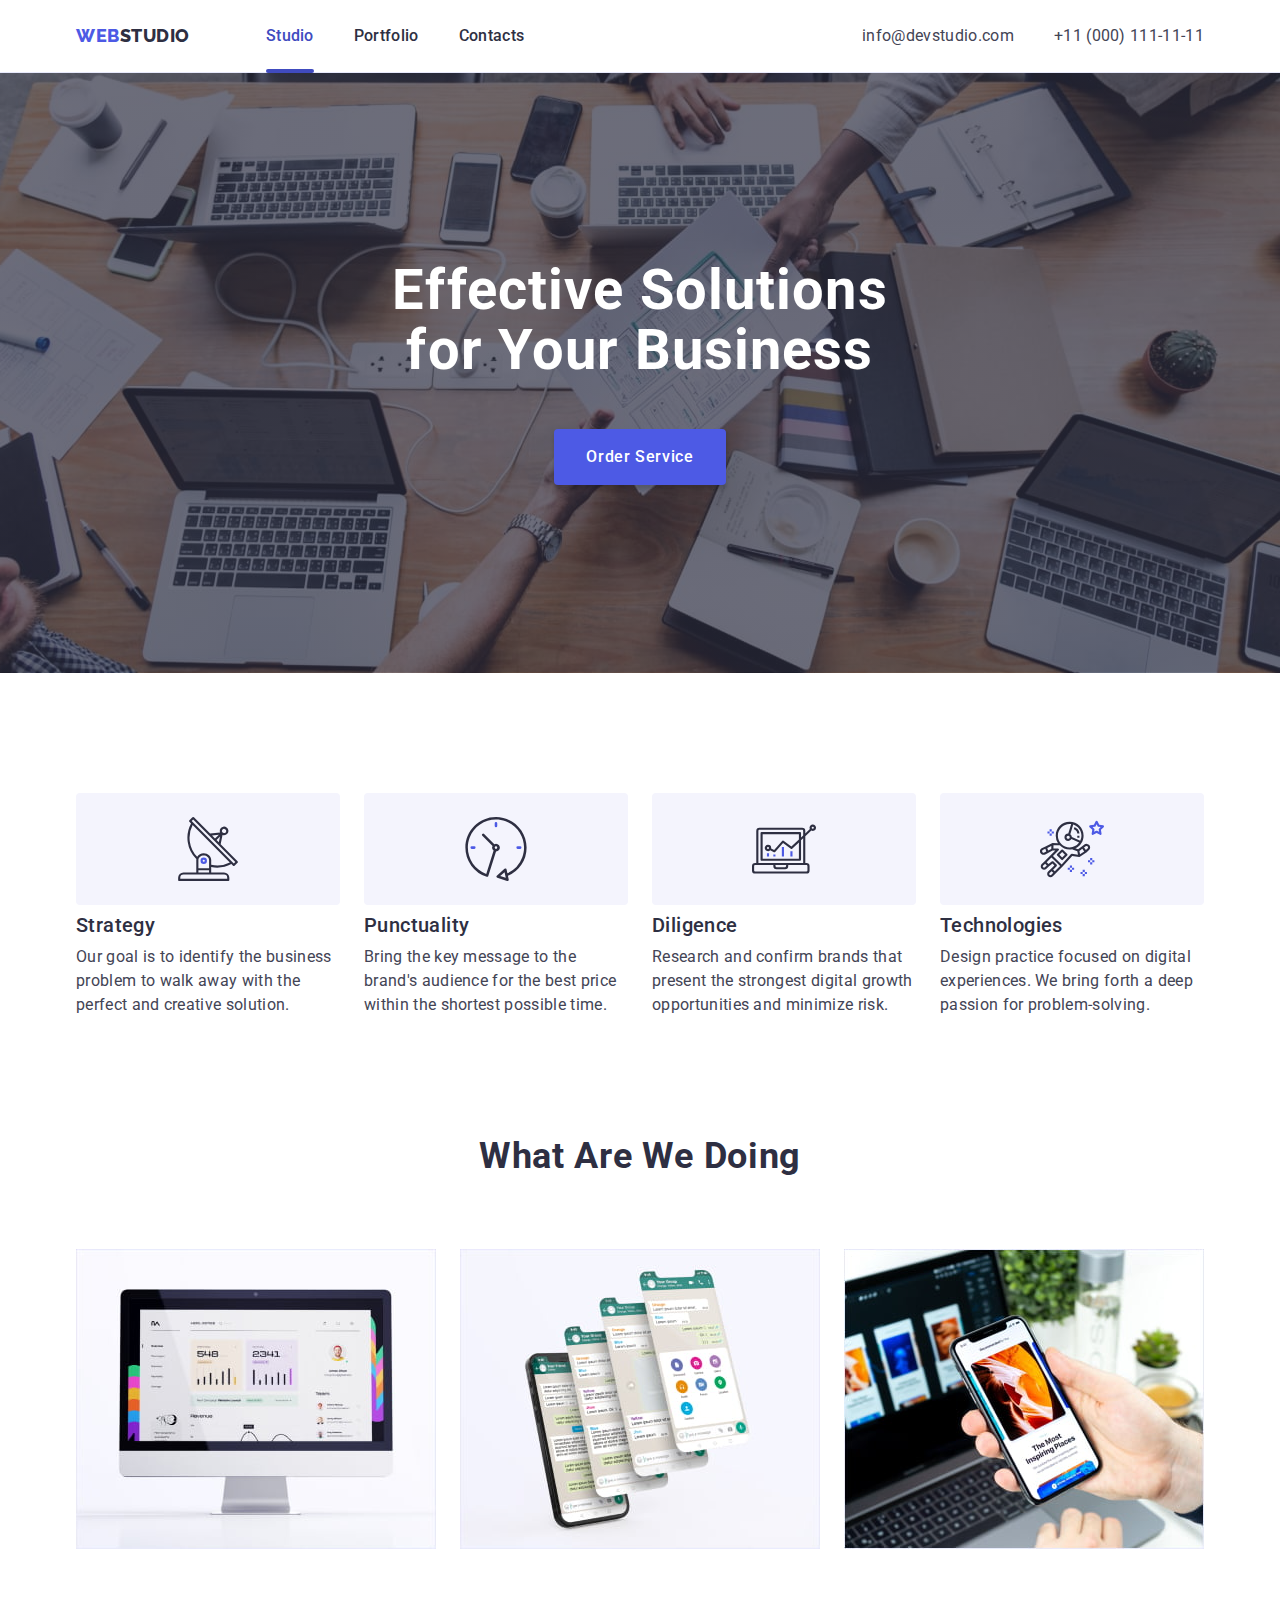
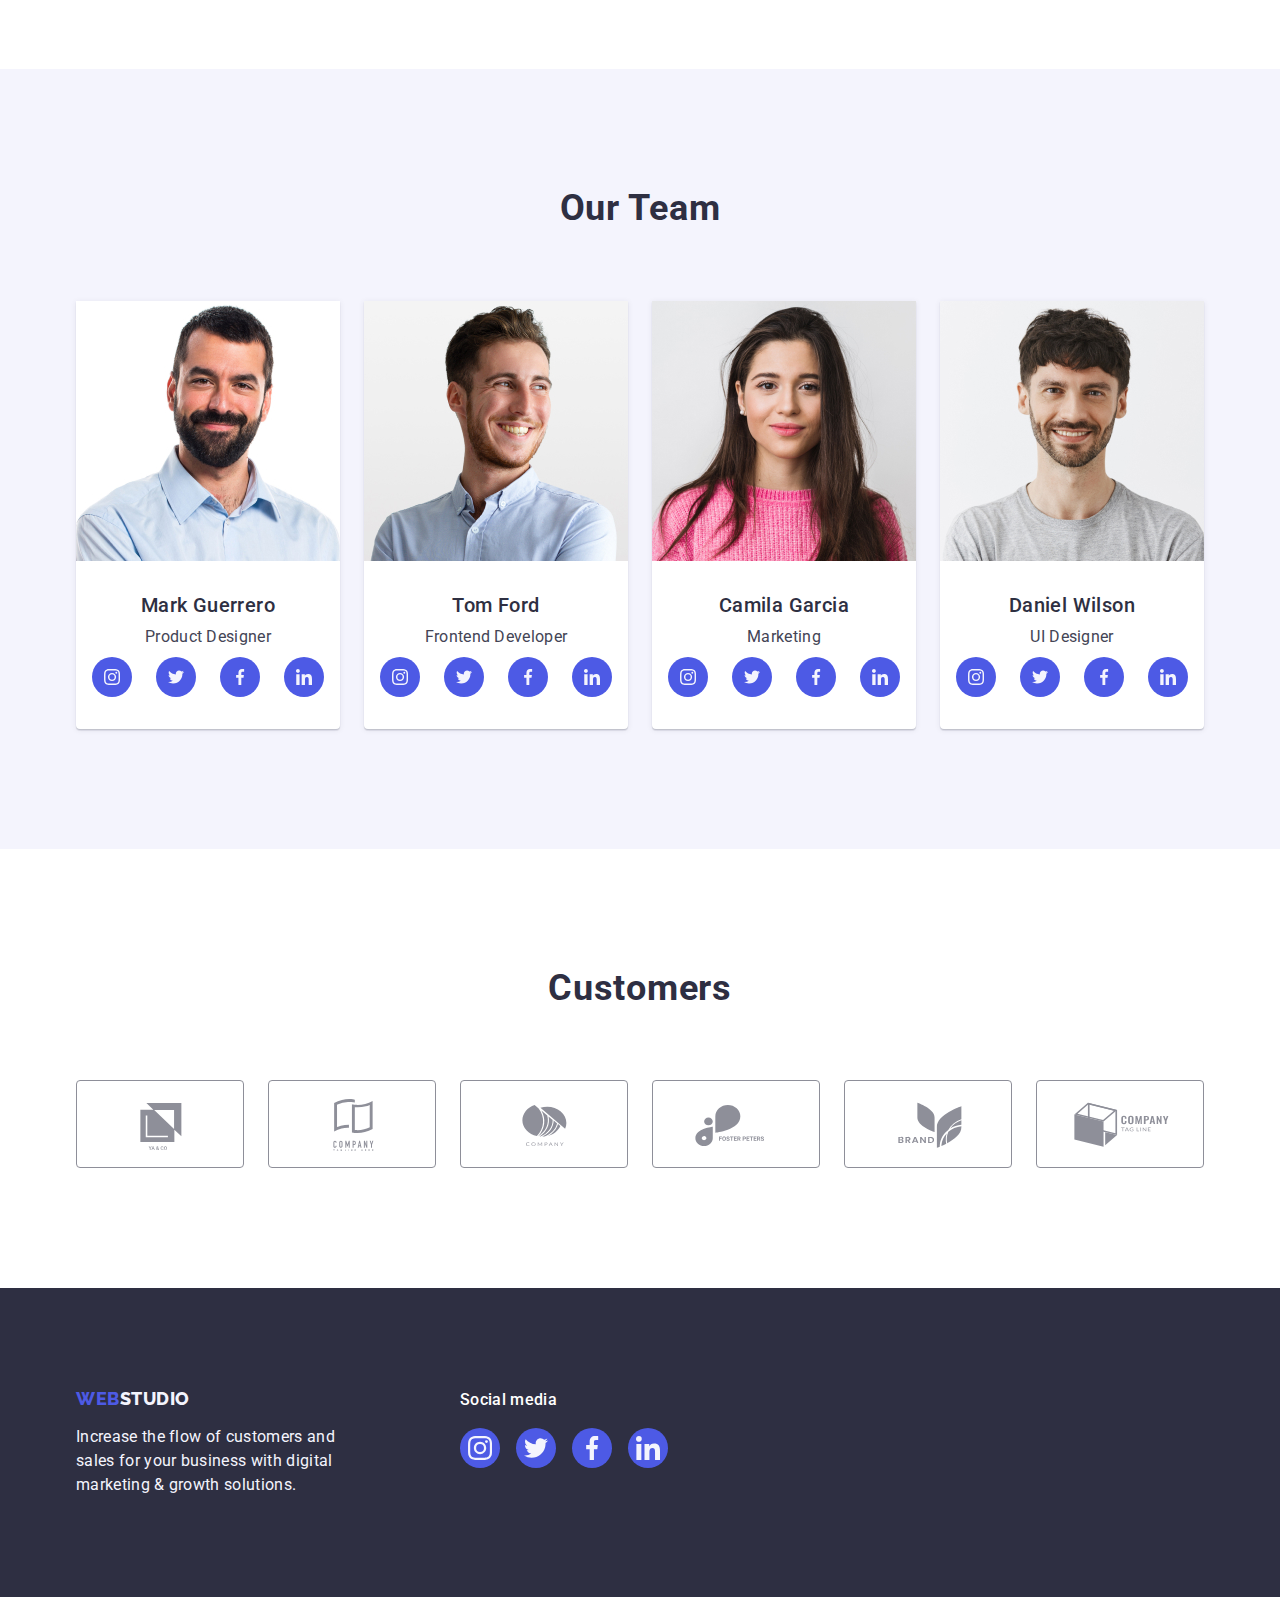
<file: index.html>
<!DOCTYPE html>
<html lang="en">
  <head>
    <meta charset="UTF-8" />
    <meta http-equiv="X-UA-Compatible" content="IE=edge" />
    <meta name="viewport" content="width=device-width, initial-scale=1.0" />
    <title>WebStudio</title>
  <link  rel="stylesheet"  href="https://cdn.jsdelivr.net/npm/modern-normalize@1.1.0/modern-normalize.min.css" />
    <link rel="preconnect" href="https://fonts.googleapis.com">
    <link rel="preconnect" href="https://fonts.gstatic.com" crossorigin>
    <link href="https://fonts.googleapis.com/css2?family=Raleway:wght@800&family=Roboto:wght@400;500;700;900&display=swap" rel="stylesheet">
    <link rel="stylesheet" href="./css/styles.css" />
  </head>

  <body class="body">
    <!-- Header -->
    <header class="main-header">
      <div class="container page-header-container">
      <nav class="main-nav">
        <a class="link-logo link" href="./index.html">Web<span class="header-logo">Studio</span></a>
        <ul class="menu list">
          <li class="list-item nav-item"><a class="menu link nav-link active" href="./index.html">Studio</a></li>
          <li class="list-item nav-item"><a class="menu link nav-link" href="./portfolio.html">Portfolio</a></li>
          <li class="list-item nav-item"><a class="menu link nav-link" href="">Contacts</a></li>
        </ul>
      </nav>
      <address class="address">
        <ul class="list link address-list">
          <li class="list-email-link">
            <a class="address-link link email-link" href="mailto:info@devstudio.com">info@devstudio.com</a></li>
          <li class="list-phone-link">
            <a class="address-link link email-link" href="tel:+110001111111">+11 (000) 111-11-11</a></li>
        </ul>
      </address>
       </div>
    </header>
    <!--Hero-->
    <main>
      <section class="hero-section hero-overlay">
        <div class="container">
        <h1 class="hero-title">Effective Solutions for Your Business</h1>
        <button class="hero-button" type="button" data-modal-open>Order Service</button>
        </div>
      </section>
      <!-- H2 -->
      <section class="visually-hidden-section">
        <div class="container">
        <h2 class="hidden-title visually-hidden">Our advantages</h2>
        <ul class="list list-visually-hidden">
          <li class="list-item item-calc">
            <div class="svg-section-two">
          <svg width="64" height="64" class="svg">
  <use href="./images/icons.svg#antenna"></use>
</svg>
        </div>
            <h3 class="list-title title-section-two">Strategy</h3>
            <p class="list-lead-two">
              Our goal is to identify the business problem to walk away with the
              perfect and creative solution.
            </p>
          </li>
          <li class="list-item item-calc">
            <div class="svg-section-two">
             <svg width="64" height="64" class="svg">
  <use href="./images/icons.svg#clock"></use>
</svg>
        </div>
            <h3 class="list-title title-section-two">Punctuality</h3>
            <p class="list-lead-two">
              Bring the key message to the brand's audience for the best price
              within the shortest possible time.
            </p>
          </li>
          <li class="list-item item-calc">
             <div class="svg-section-two">
          <svg width="64" height="64" class="svg">
  <use href="./images/icons.svg#diagram"></use>
</svg>
        </div>
            <h3 class="list-title title-section-two">Diligence</h3>
            <p class="list-lead-two">
              Research and confirm brands that present the strongest digital
              growth opportunities and minimize risk.
            </p>
          </li>
          <li class="list-item item-calc">
             <div class="svg-section-two">
          <svg width="64" height="64" class="svg">
  <use href="./images/icons.svg#astronaut"></use>
</svg>
        </div>
            <h3 class="list-title title-section-two">Technologies</h3>
            <p class="list-lead-two">
              Design practice focused on digital experiences. We bring forth a
              deep passion for problem-solving.
            </p>
          </li>
        </ul>
        </div>
      </section>
      <!--What are we doing-->
      <section class="section-three">
        <div class="container">
        <h2 class="title">What are we doing</h2>
        <ul class="list section-three-list">
          <li class="section-three-item">
            <img class="section-three-img"
              src="./images/what_are_we_doing/monitor.jpg"
              alt="Market statistics are displayed on the monitor"
              width="360"
              height="300"
            />
          </li>
          <li class="section-three-item">
            <img class="section-three-img"
              src="./images/what_are_we_doing/phone.jpg"
              alt="Four screens of the phone with different images of the functionality of the application"
              width="360"
              height="300"
            />
          </li>
          <li class="section-three-item">
            <img class="section-three-img"
              src="./images/what_are_we_doing/synchronization.jpg"
              alt="Synchronization of phone data with a computer"
              width="360"
              height="300"
            />
          </li>
        </ul>
        </div>
      </section>
      <!--Our Team-->
  <section class="team-card">
    <div class="container">
        <h2 class="title">Our Team</h2>
          <ul class="list list-team-card">
            <li class="list-item-card">
              <img class="list-img"
              src="./images/our_team/mark_guerrero.jpg"
              alt="A man with a dark beard in a blue shirt"
              width="264"
              height="260"/>
              <div class="container-card-team">
                <h3 class="list-title title-team-card">Mark Guerrero</h3>
                  <p class="list-lead item-card-text">Product Designer</p>
                    <ul class="socials social-list">
                      <li class="socials-item">
                        <a class="socials-link link" href="" target="_blank" rel="noopener noreferrer" aria-label="instagram icon">
                            <svg class="social-icons" width="16" height="16"><use href="./images/icons.svg#instagram"></use></svg>
                        </a>
                      </li>
            <li class="socials-item">
              <a class="socials-link link" href="" target="_blank" rel="noopener noreferrer" aria-label="twitter icon">
                <svg class="social-icons" width="16" height="16"><use href="./images/icons.svg#twitter"></use></svg>
              </a>
            </li>
            <li class="socials-item">
              <a class="socials-link link" href="" target="_blank" rel="noopener noreferrer" aria-label="facebook icon">
                <svg class="social-icons" width="16" height="16"><use href="./images/icons.svg#facebook"></use></svg>
              </a>
            </li>
            <li class="socials-item">
              <a class="socials-link link" href="" target="_blank" rel="noopener noreferrer" aria-label="linkedIn icon">
                <svg class="social-icons" width="16" height="16"><use href="./images/icons.svg#linkedin"></use></svg>
              </a>
            </li>
              </ul>
              </div>
            </li>
            <li class="list-item-card">
            <img class="list-img"
              src="./images/our_team/tom_ford.jpg"
              alt="Smiling young man in a blue shirt"
              width="264"
              height="260"
            />
            <div class="container-card-team">
              <h3 class="list-title title-team-card">Tom Ford</h3>
                <p class="list-lead item-card-text">Frontend Developer</p>
                  <ul class="socials social-list">
                    <li class="socials-item">
                      <a class="socials-link link" href="" target="_blank" rel="noopener noreferrer" aria-label="instagram icon">
                        <svg class="social-icons" width="16" height="16"><use href="./images/icons.svg#instagram"></use></svg>
                      </a>
                    </li>
                    <li class="socials-item">
                      <a class="socials-link link" href="" target="_blank" rel="noopener noreferrer" aria-label="twitter icon">
                        <svg class="social-icons" width="16" height="16"><use href="./images/icons.svg#twitter"></use></svg>
                      </a>  
                    </li>
                    <li class="socials-item">
                      <a class="socials-link link" href="" target="_blank" rel="noopener noreferrer" aria-label="facebook icon">
                        <svg class="social-icons" width="16" height="16"><use href="./images/icons.svg#facebook"></use></svg>
                      </a>
                    </li>
                    <li class="socials-item">
                      <a class="socials-link link" href="" target="_blank" rel="noopener noreferrer" aria-label="linkedIn icon">
                        <svg class="social-icons" width="16" height="16"><use href="./images/icons.svg#linkedin"></use></svg>
                      </a>
                    </li>
          </ul>
          </div>
          </li>
          <li class="list-item-card">
            <img class="list-img"
              src="./images/our_team/camila_garcia.jpg"
              alt="Smiling young man in a blue shirt"
              width="264"
              height="260"
            />
            <div class="container-card-team">
            <h3 class="list-title title-team-card">Camila Garcia</h3>
            <p class="list-lead item-card-text">Marketing</p>
             <ul class="socials social-list">
              <li class="socials-item">
                <a class="socials-link link" href="" target="_blank" rel="noopener noreferrer" aria-label="instagram icon">
                  <svg class="social-icons" width="16" height="16"><use href="./images/icons.svg#instagram"></use></svg>
                </a></li>
              <li class="socials-item">
                <a class="socials-link link" href="" target="_blank" rel="noopener noreferrer" aria-label="twitter icon">
                  <svg class="social-icons" width="16" height="16"><use href="./images/icons.svg#twitter"></use></svg>
                </a></li>
              <li class="socials-item">
                <a class="socials-link link" href="" target="_blank" rel="noopener noreferrer" aria-label="facebook icon">
                  <svg class="social-icons" width="16" height="16"><use href="./images/icons.svg#facebook"></use></svg>
                </a></li>
              <li class="socials-item">
                <a class="socials-link link" href="" target="_blank" rel="noopener noreferrer" aria-label="linkedIn icon">
                  <svg class="social-icons" width="16" height="16"><use href="./images/icons.svg#linkedin"></use></svg>
                </a></li>
            </ul>
            </div>
          </li>
          <li class="list-item-card">
            <img class="list-img"
              src="./images/our_team/daniel_wilson.jpg"
              alt="Smiling man in a gray t-shirt"
              width="264"
              height="260"
            />
            <div class="container-card-team">
            <h3 class="list-title title-team-card">Daniel Wilson</h3>
            <p class="list-lead item-card-text">UI Designer</p>
             <ul class="socials social-list">
              <li class="socials-item">
                <a class="socials-link link" href="" target="_blank" rel="noopener noreferrer" aria-label="instagram icon">
                  <svg class="social-icons" width="16" height="16"><use href="./images/icons.svg#instagram"></use></svg>
                </a></li>
              <li class="socials-item">
                <a class="socials-link link" href="" target="_blank" rel="noopener noreferrer" aria-label="twitter icon">
                  <svg class="social-icons" width="16" height="16"><use href="./images/icons.svg#twitter"></use></svg>
                </a></li>
              <li class="socials-item">
                <a class="socials-link link" href="" target="_blank" rel="noopener noreferrer" aria-label="facebook icon">
                  <svg class="social-icons" width="16" height="16"><use href="./images/icons.svg#facebook"></use></svg>
                </a></li>
              <li class="socials-item">
                <a class="socials-link link" href="" target="_blank" rel="noopener noreferrer" aria-label="linkedIn icon">
                  <svg class="social-icons" width="16" height="16"><use href="./images/icons.svg#linkedin"></use></svg>
                </a></li>
            </ul>
            </div>
            </li>
            </ul>
          </div>
        </section>
        <!--Customers-->
        <section class="customers">
        <div class="container customers-container">
          <h2 class="customers-title">Customers</h2>
      <ul class="customers-list list">
        <li class="customers-item"><a class="customers-link link" href="" target="_blank" rel="noopener noreferrer" aria-label="company1 icon"><svg class="customers-icons" width="104" height="56"><use href="./images/icons.svg#company"></use></svg></a></li>
        <li class="customers-item"><a class="customers-link link" href="" target="_blank" rel="noopener noreferrer" aria-label="company2 icon"><svg class="customers-icons" width="104" height="56"><use href="./images/icons.svg#company2"></use></svg></a></li>
        <li class="customers-item"><a class="customers-link link" href="" target="_blank" rel="noopener noreferrer" aria-label="company3 icon"><svg class="customers-icons" width="104" height="56"><use href="./images/icons.svg#company3"></use></svg></a></li>
        <li class="customers-item"><a class="customers-link link" href="" target="_blank" rel="noopener noreferrer" aria-label="company4 icon"><svg class="customers-icons" width="104" height="56"><use href="./images/icons.svg#company4"></use></svg></a></li>
        <li class="customers-item"><a class="customers-link link" href="" target="_blank" rel="noopener noreferrer" aria-label="company5 icon"><svg class="customers-icons" width="104" height="56"><use href="./images/icons.svg#company5"></use></svg></a></li>
        <li class="customers-item"><a class="customers-link link" href="" target="_blank" rel="noopener noreferrer" aria-label="company6 icon"><svg class="customers-icons" width="104" height="56"><use href="./images/icons.svg#company6"></use></svg></a></li>
      </ul>
        </div> 
      </section>
    </main>
    <!--Footer-->
    <footer class="footer">
      <div class="container footer-container">
        <div class="footer-logo-container">
      <a class="link-logo-footer link" href="./index.html">Web<span class="footer-logo">Studio</span></a>
      <p class="text-footer">
        Increase the flow of customers and sales for your business with digital
        marketing & growth solutions.
        </p>
        </div>
        <div class="social-media-container">
          <p class="social-title">Social media</p>
        <ul class="socials social-list footer-socials">
              <li class="socials-item">
                <a class="socials-link link footer-socials-links" href="" target="_blank" rel="noopener noreferrer" aria-label="instagram icon">
                  <svg class="social-icons" width="24" height="24"><use href="./images/icons.svg#instagram"></use></svg>
                </a></li>
              <li class="socials-item">
                <a class="socials-link link footer-socials-links" href="" target="_blank" rel="noopener noreferrer" aria-label="twitter icon">
                  <svg class="social-icons" width="24" height="24"><use href="./images/icons.svg#twitter"></use></svg>
                </a></li>
              <li class="socials-item">
                <a class="socials-link link footer-socials-links" href="" target="_blank" rel="noopener noreferrer" aria-label="facebook icon">
                  <svg class="social-icons" width="24" height="24"><use href="./images/icons.svg#facebook"></use></svg>
                </a></li>
              <li class="socials-item">
                <a class="socials-link link footer-socials-links" href="" target="_blank" rel="noopener noreferrer" aria-label="linkedIn icon">
                  <svg class="social-icons" width="24" height="24"><use href="./images/icons.svg#linkedin"></use></svg>
                </a></li>
            </ul>
        </div>
        </div>
    </footer>
    <!--Modal Window-->
    <div class="backdrop is-hidden" data-modal>
      <div class="modal">
        <button class="modal-close-btn" type="button" data-modal-close>
            <svg class="modal-close-icon" width="8" height="8">
              <use href="./images/icons.svg#icon-close-black"></use>
            </svg>
        </button>
        <strong class="modal-title">Leave your contacts and we will call you back</strong>
        <form class="modal-form form" name="modal_form">
          <label class="form-label" for="modal_name">Name</label>
          <div class="form-wrapper">
            <input class="form-field" type="text" name="modal_name" id="modal_name">
            <svg class="form-icon" widht="18" height="18">
              <use href="./images/icons.svg#icon-person"></use>
            </svg>
          </div>
          <label class="form-label" for="modal_name">Phone</label>
          <div class="form-wrapper">
            <input class="form-field" type="text" name="modal_phone" id="modal_phone">
            <svg class="form-icon" widht="18" height="24">
              <use href="./images/icons.svg#icon-phone"></use>
            </svg>
          </div>
          <label class="form-label" for="modal_name">Email</label>
          <div class="form-wrapper">
            <input class="form-field" type="text" name="modal_email" id="modal_email">
            <svg class="form-icon" widht="18" height="24">
              <use href="./images/icons.svg#icon-email"></use>
            </svg>
          </div>
          <label class="form-comment" for="modal_comment">Comment</label>
          <textarea class="form-agreement" name="modal_comment" id="modal_comment" rows="6" placeholder="Text input"></textarea>
        </form>
        <label class="form-check">
          <input class="form-check-input" type="checkbox" name="modal_agreement">
          <span class="form-check-text">I accept the terms and conditions of the <a class="agreement-link" href="">Privacy Policy</span>
        </label>
        <button class="btn" type="submit">Send</button>
      </div>

    </div>
    <script src="./js/modal.js"></script>
  </body>
</html>
</file>
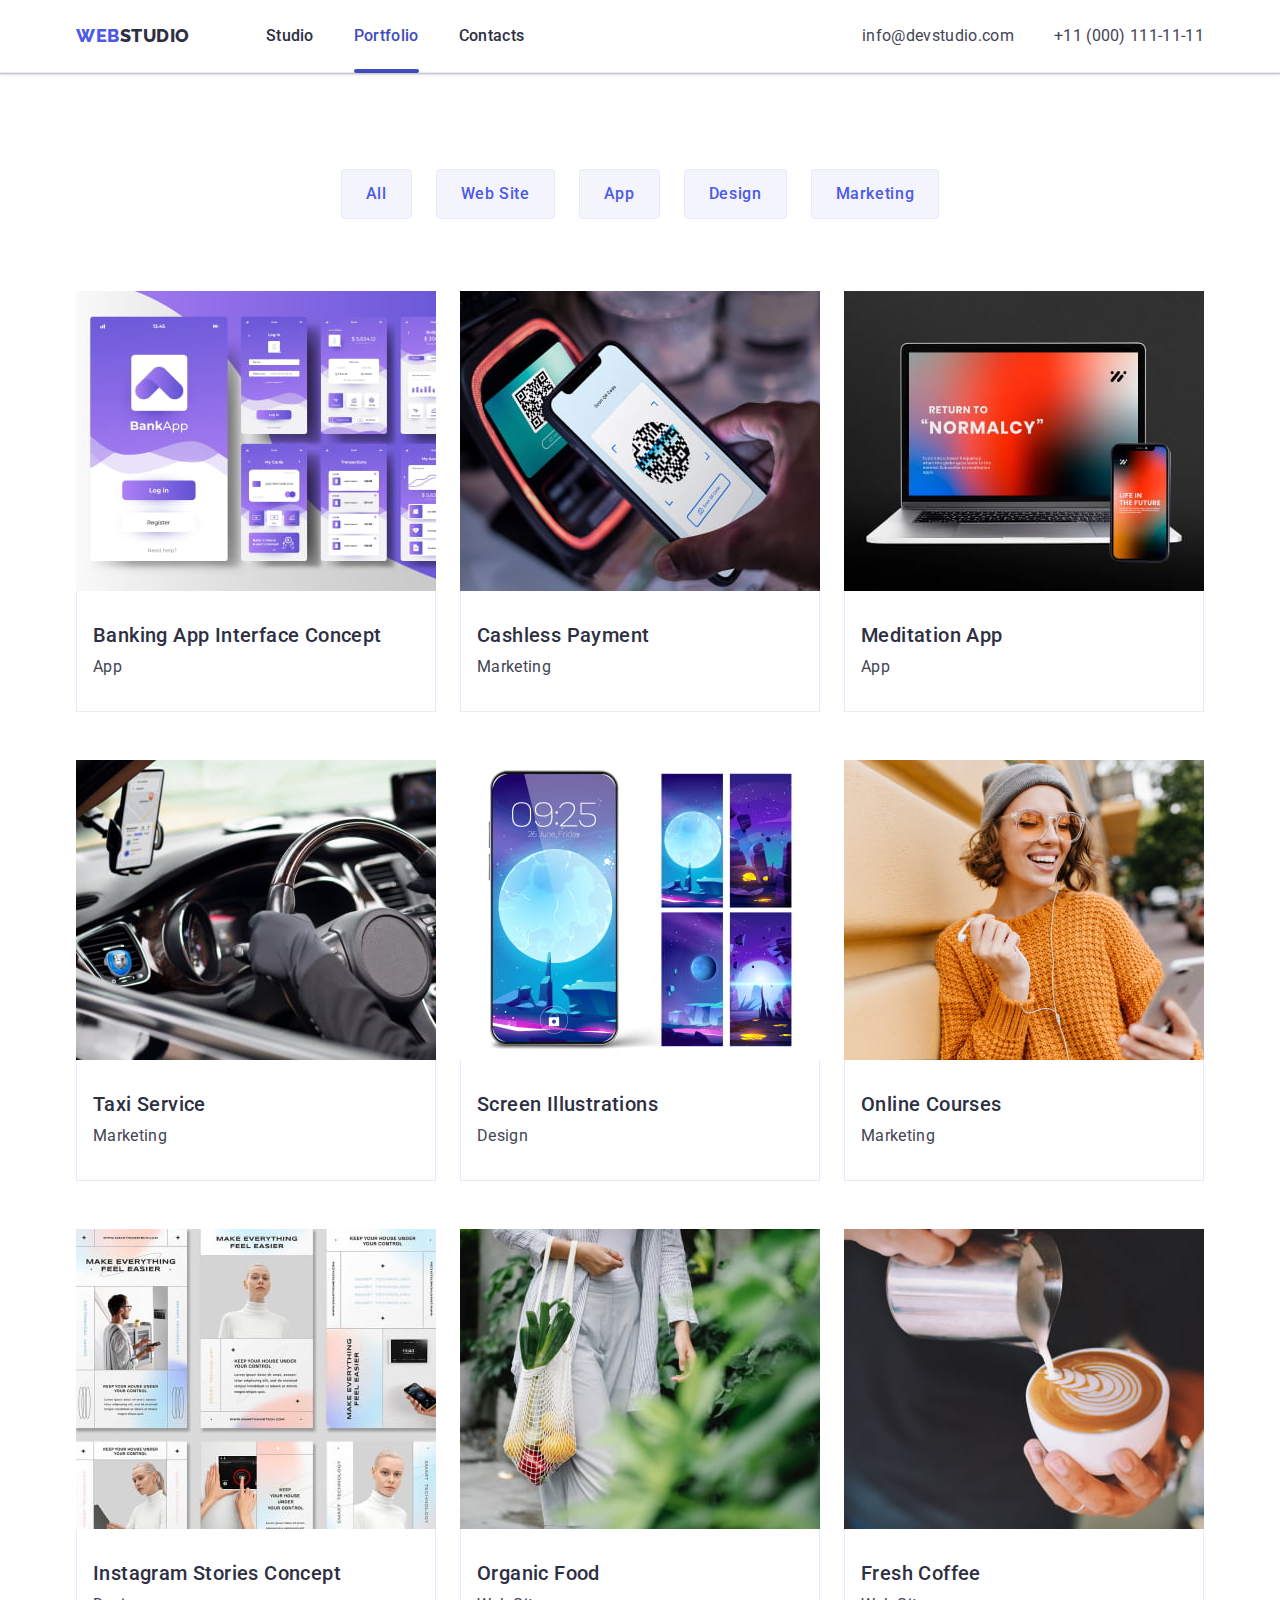
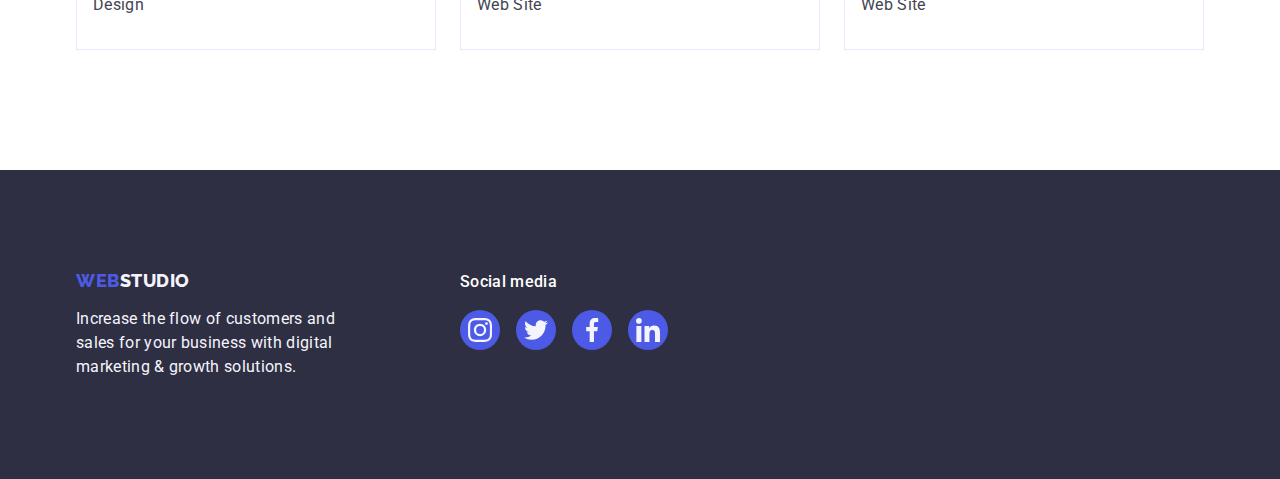
<file: portfolio.html>
<!DOCTYPE html>
<html lang="en">
  <head>
    <meta charset="UTF-8" />
    <meta http-equiv="X-UA-Compatible" content="IE=edge" />
    <meta name="viewport" content="width=device-width, initial-scale=1.0" />
    <title>WebStudio</title>
<link  rel="stylesheet"  href="https://cdn.jsdelivr.net/npm/modern-normalize@1.1.0/modern-normalize.min.css" />
    <link rel="preconnect" href="https://fonts.googleapis.com">
<link rel="preconnect" href="https://fonts.gstatic.com" crossorigin>
<link href="https://fonts.googleapis.com/css2?family=Raleway:wght@800&family=Roboto:wght@400;500;700;900&display=swap" rel="stylesheet">
    <link rel="stylesheet" href="./css/styles.css" />
  </head>

  <body class="body">
    <!-- Header -->
    <header class="main-header">
      <div class="container page-header-container">
      <nav class="main-nav">
        <a class="link-logo link" href="./index.html">Web<span class="header-logo">Studio</span></a>
        <ul class="menu list">
          <li class="list-item nav-item"><a class="menu link nav-link" href="./index.html">Studio</a></li>
          <li class="list-item nav-item"><a class="menu link nav-link active" href="./portfolio.html">Portfolio</a></li>
          <li class="list-item nav-item"><a class="menu link nav-link" href="">Contacts</a></li>
        </ul>
      </nav>
      <address class="address">
        <ul class="list link link-nav">
          <li class="list-email-link">
            <a class="address-link link email-link" href="mailto:info@devstudio.com">info@devstudio.com</a></li>
          <li class="list-phone-link">
            <a class="address-link link" href="tel:+110001111111">+11 (000) 111-11-11</a></li>
        </ul>
      </address>
      </div>
    </header>
    <main>
      <!-- Filters -->
      <section class="filters-section">
        <div class=" container container-portfolio">
        <h1 class="visually-hidden">Portfolio</h1>
        <ul class="list portfolio-list-button">
          <li class="list-button"><button class="portfolio-button" type="button">All</button></li>
          <li class="list-button"><button class="portfolio-button" type="button">Web Site</button></li>
          <li class="list-button"><button class="portfolio-button" type="button">App</button></li>
          <li class="list-button"><button class="portfolio-button" type="button">Design</button></li>
          <li class="list-button"><button class="portfolio-button" type="button">Marketing</button></li>
        </ul>
        
        <!-- Portfolio -->
        
        <ul class="list portfolio-list-item">
          <li class="list-item portfolio-item portfolio-calc">
            <a class="list-link link" href="">
            <div class="portfolio-thumb">
              <img 
              src="./images/portfolio/banking-app-interface-concept.jpg"
              alt="Seven mobile app windows"
              width="360"
              height="300"
            />
                <p class="overlay-text">14 Stylish and User-Friendly App Design Concepts · Task Manager App · Calorie Tracker App · Exotic Fruit Ecommerce App · Cloud Storage App
                </p>
              </div>
            <div class="portfolio-galery">
            <h2 class="list-title">Banking App Interface Concept</h2>
            <p class="list-lead">App</p>
          </div>
          </a>
          </li>
          <li class="list-item portfolio-item portfolio-calc">
            
            <a class="list-link link" href="">
               <div class="portfolio-thumb">
            <img 
              src="./images/portfolio/cashless-payment.jpg"
              alt="Reading a QR code by phone for payment through the terminal"
              width="360"
              height="300"
            />
          
                <p class="overlay-text">14 Stylish and User-Friendly App Design Concepts · Task Manager App · Calorie Tracker App · Exotic Fruit Ecommerce App · Cloud Storage App
                </p>
            </div>
            <div class="portfolio-galery">
            <h2 class="list-title">Cashless Payment</h2>
            <p class="list-lead">Marketing</p>
            </div>
          </a>
          </li>
          <li class="list-item portfolio-item portfolio-calc">
            <a class="list-link link" href="">
               <div class="portfolio-thumb">
            <img 
              src="./images/portfolio/meditation-app.jpg"
              alt="Laptop and phone next to it"
              width="360"
              height="300"
            />
                <p class="overlay-text">14 Stylish and User-Friendly App Design Concepts · Task Manager App · Calorie Tracker App · Exotic Fruit Ecommerce App · Cloud Storage App
                </p>
            </div>
            <div class="portfolio-galery">
            <h2 class="list-title">Meditation App</h2>
            <p class="list-lead">App</p>
            </div>
          </a>
          </li>
          <li class="list-item portfolio-item portfolio-calc">
            <a class="list-link link" href="">
               <div class="portfolio-thumb">
            <img 
              src="./images/portfolio/taxi-service.jpg"
              alt="Hands in black gloves hold the steering wheel of a car"
              width="360"
              height="300"
            />
                <p class="overlay-text">14 Stylish and User-Friendly App Design Concepts · Task Manager App · Calorie Tracker App · Exotic Fruit Ecommerce App · Cloud Storage App
                </p>
            </div>
            <div class="portfolio-galery">
            <h2 class="list-title">Taxi Service</h2>
            <p class="list-lead">Marketing</p>
            </div>
          </a>
          </li>
          <li class="list-item portfolio-item portfolio-calc">
            <a class="list-link link" href="">
               <div class="portfolio-thumb">
            <img 
              src="./images/portfolio/screen-illustrations.jpg"
              alt="Full moon wallpaper"
              width="360"
              height="300"
            />
                <p class="overlay-text">14 Stylish and User-Friendly App Design Concepts · Task Manager App · Calorie Tracker App · Exotic Fruit Ecommerce App · Cloud Storage App
                </p>
            </div>
            <div class="portfolio-galery">
            <h2 class="list-title">Screen Illustrations</h2>
            <p class="list-lead">Design</p>
            </div>
          </a>
          </li>
          <li class="list-item portfolio-item portfolio-calc">
            <a class="list-link link" href="">
               <div class="portfolio-thumb">
            <img 
              src="./images/portfolio/online-courses.jpg"
              alt="Girl in headphones looks at the phone and smiles"
              width="360"
              height="300"
            />
                <p class="overlay-text">14 Stylish and User-Friendly App Design Concepts · Task Manager App · Calorie Tracker App · Exotic Fruit Ecommerce App · Cloud Storage App
                </p>
            </div>
            <div class="portfolio-galery">
            <h2 class="list-title">Online Courses</h2>
            <p class="list-lead">Marketing</p>
            </div>
          </a>
          </li>
          <li class="list-item portfolio-item portfolio-calc">
            <a class="list-link link" href="">
               <div class="portfolio-thumb">
            <img 
              src="./images/portfolio/instagram-stories-concept.jpg"
              alt="Six slides with examples for story design"
              width="360"
              height="300"
            />
                <p class="overlay-text">14 Stylish and User-Friendly App Design Concepts · Task Manager App · Calorie Tracker App · Exotic Fruit Ecommerce App · Cloud Storage App
                </p>
            </div>
            <div class="portfolio-galery">
            <h2 class="list-title">Instagram Stories Concept</h2>
            <p class="list-lead">Design</p>
            </div>
          </a>
          </li>
          <li class="list-item portfolio-item portfolio-calc">
            <a class="list-link link" href="">
               <div class="portfolio-thumb">
            <img 
              src="./images/portfolio/organic-food.jpg"
              alt="The girl carries a bag with groceries"
              width="360"
              height="300"
            />
                <p class="overlay-text">14 Stylish and User-Friendly App Design Concepts · Task Manager App · Calorie Tracker App · Exotic Fruit Ecommerce App · Cloud Storage App
                </p>
            </div>
            <div class="portfolio-galery">
            <h2 class="list-title">Organic Food</h2>
            <p class="list-lead">Web Site</p>
            </div>
          </a>
          </li>
          <li class="list-item portfolio-item portfolio-calc">
            <a class="list-link link" href="">
               <div class="portfolio-thumb">
            <img src="./images/portfolio/fresh-coffee.jpg"
              alt="Cup with coffee in hand"
              width="360"
              height="300"
            />
                <p class="overlay-text">14 Stylish and User-Friendly App Design Concepts · Task Manager App · Calorie Tracker App · Exotic Fruit Ecommerce App · Cloud Storage App
                </p>
            </div>
            <div class="portfolio-galery">
            <h2 class="list-title">Fresh Coffee</h2>
            <p class="list-lead">Web Site</p>
            </div>
          </a>
          </li>
        </ul>
        </div>
      </section>
    </main>
  <!--Footer-->
    <footer class="footer">
      <div class="container footer-container">
        <div class="footer-logo-container">
      <a class="link-logo-footer link" href="./index.html">Web<span class="footer-logo">Studio</span></a>
      <p class="text-footer">
        Increase the flow of customers and sales for your business with digital
        marketing & growth solutions.
        </p>
        </div>
        <div class="social-media-container">
          <p class="social-title">Social media</p>
        <ul class="socials social-list footer-socials">
              <li class="socials-item">
                <a class="socials-link link footer-socials-links" href="" target="_blank" rel="noopener noreferrer" aria-label="instagram icon">
                  <svg class="social-icons" width="24" height="24"><use href="./images/icons.svg#instagram"></use></svg>
                </a></li>
              <li class="socials-item">
                <a class="socials-link link footer-socials-links" href="" target="_blank" rel="noopener noreferrer" aria-label="twitter icon">
                  <svg class="social-icons" width="24" height="24"><use href="./images/icons.svg#twitter"></use></svg>
                </a></li>
              <li class="socials-item">
                <a class="socials-link link footer-socials-links" href="" target="_blank" rel="noopener noreferrer" aria-label="facebook icon">
                  <svg class="social-icons" width="24" height="24"><use href="./images/icons.svg#facebook"></use></svg>
                </a></li>
              <li class="socials-item">
                <a class="socials-link link footer-socials-links" href="" target="_blank" rel="noopener noreferrer" aria-label="linkedIn icon">
                  <svg class="social-icons" width="24" height="24"><use href="./images/icons.svg#linkedin"></use></svg>
                </a></li>
            </ul>
        </div>
        </div>
    </footer>
  </body>
</html>
</file>
<file: css/styles.css>
:root {
    --accent-color: #9747FF;
    --primary-font: 'Roboto',
        sans-serif;
        --secondary-font: 'Raleway',
            sans-serif;
    --button-color:#4D5AE5;
    --subtitle-color:#2E2F42;
    --border-color:#E7E9FC;
    --hover-focus-color:#404BBF;

    
}

body {
    font-family: var(--primary-font);
    color: #434455;
    background-color: #FFFFFF;

}

h1,h2,h3,h4,p {
    margin-top: 0;
    margin-bottom: 0;
}

ul {
    margin-top: 0;
    margin-bottom: 0;
    padding-left: 0;
}

img {
    display: block;
}

.list {
    display: flex;
    align-items: center;
    flex-wrap: wrap;
    gap: 40px;
    list-style: none;
    padding: 0;
    margin: 0;
}

.link {
    text-decoration: none;
    
}

button {
    cursor: pointer;
}

.container {
    width: 1158px;
    margin: 0 auto;
    padding: 0 15px;
}

/* HEADER */

.page-header-container {
 display: flex;
 align-items: center;   
  
}

.main-header {
    border-bottom: 1px solid var(--border-color);
    box-shadow: 0px 2px 1px rgba(46, 47, 66, 0.08), 0px 1px 1px rgba(46, 47, 66, 0.16), 0px 1px 6px rgba(46, 47, 66, 0.08);
}

.main-nav {
    display: flex;
    align-items: center;
    margin-right: auto;
    
}

.link-logo {
    margin-right: 76px;

    text-decoration: none;
    font-family: var(--secondary-font);
        font-weight: 800;
        font-size: 18px;
        line-height: 1.17;
        
        letter-spacing: 0.03em;
        text-transform: uppercase;
    
        color: var(--button-color);
}
.header-logo {
    color: var(--subtitle-color);
}


.menu:hover,
.menu:focus {
    color: #404BBF;
}

.menu {
    position: relative;
    display: flex;
    align-items: center;

    font-weight: 500;
    font-size: 16px;
    line-height: 1.5;
    letter-spacing: 0.02em;
    color: var(--subtitle-color);

    transition: color 250ms cubic-bezier(0.4, 0, 0.2, 1);
}

.nav-item {
}

.nav-link {
    padding-top: 24px;
    padding-bottom: 24px;
}

.active {
    color: #404bbf;
}

.nav-link::after {
    content: "";
    position: absolute;
    bottom: -1px;
    left: 0;
    display: block;
    width: 100%;
    height: 4px;
    border-radius: 2px;
}

.nav-link.active::after {
    background-color: #404BBF;
}

.address {
    display: flex;
    align-items: center;

    font-style: normal;
    
}

.link-nav {
margin-left: auto;
}


.address-link:hover,
.address-link:focus {
    color: #404BBF;
}

.address-link {
    text-decoration: none;
        font-size: 16px;
        line-height: 1.5;
        letter-spacing: 0.02em;
        color: #434455;

        transition: color 250ms cubic-bezier(0.4, 0, 0.2, 1);
}

.email-link {
}

.list-item {
  

}


.list-phone-link {}

/* HERO */

.hero-section {
    text-align: center;
    background: var(--subtitle-color);
    padding: 188px 0;
}

.hero-overlay {
    max-width: 1440px;
    margin-left: auto;
    margin-right: auto;

    background-image: linear-gradient(rgba(46, 47, 66, 0.7), rgba(46, 47, 66, 0.7)), url("../images/background/people-office.jpg");
    background-repeat: no-repeat;
    background-position: center;
    background-size: cover;
}


.hero-title {
    margin-bottom: 48px;
    max-width: 496px;
    max-height: 120px;
    margin-left: auto;
    margin-right: auto;

    font-weight: 700;
    font-size: 56px;
    line-height: 1.07;
    letter-spacing: 0.02em;
    color: #FFFFFF;
}

.hero-button {
display: block;
    padding: 16px 32px;
    margin-left: auto;
    margin-right: auto;
    min-width: 169px;

    font-family: inherit;
    font-weight: 500;
    font-size: 16px;
    line-height: 1.5;
    letter-spacing: 0.04em;
    color: #FFFFFF;
    background-color: var(--button-color);
    box-shadow: 0px 4px 4px rgba(0, 0, 0, 0.15);
    border-radius: 4px;
    border: none;
    transition: background-color 250ms cubic-bezier(0.4, 0, 0.2, 1);
}

.hero-button:hover,
.hero-button:focus {
 color: #FFFFFF;
background-color: #404BBF;

}

/* MAIN */

.visually-hidden-section {
    padding: 120px 0;
    
}

.visually-hidden {
    position: absolute;
    width: 1px;
    height: 1px;
    margin: -1px;
    border: 0;
    padding: 0;

    white-space: nowrap;
    clip-path: inset(100%);
    clip: rect(0 0 0 0);
    overflow: hidden;
}

.svg-section-two {
    display: flex;
    align-items: center;
    justify-content: center;
    width: 264px;
    height: 112px;
    margin-bottom: 8px;
    background: #F4F4FD;
    border-radius: 4px;
}

.svg {
}

.list-visually-hidden {
    flex-wrap: nowrap;
    gap: 24px;
    

}

.item-calc {
width: calc((100% - 72px) / 4);

}

.list-title {
    margin-bottom: 8px;
    font-weight: 500;
    font-size: 20px;
    line-height: 1.2;
    letter-spacing: 0.02em;
    color: var(--subtitle-color);
}

.title-section-two {
    max-width: 264px;
    max-height: 72px;

}

.list-lead {
    text-align: start;

    font-size: 16px;
    line-height: 1.5;
    letter-spacing: 0.02em;
    color: #434455;
    text-decoration: none;
}

.item-card-text {
    text-align: center;
}

.list-lead-two {
    font-size: 16px;
    line-height: 1.5;
    letter-spacing: 0.02em;
    color: #434455;
}
/* Section three */
.section-three {
    padding-bottom: 120px;
}

.section-three-list {
    gap: 24px;
}

.title {
    margin-bottom: 72px;
    font-weight: 700;
    font-size: 36px;
    line-height: 1.11;
    text-align: center;
    letter-spacing: 0.02em;
    text-transform: capitalize;
    color: var(--subtitle-color);
}

.section-three-item {}

.section-three-img {}

/* OUR TEAM*/

.team-card {
    padding-top: 120px;
    padding-bottom: 120px;

    background: #F4F4FD;
}

.list-item-card {
    background-color: #FFFFFF;
    border-radius: 0px 0px 4px 4px;
    box-shadow: 0px 1px 6px rgba(46, 47, 66, 0.08), 0px 1px 1px rgba(46, 47, 66, 0.16), 0px 2px 1px rgba(46, 47, 66, 0.08);
        
}

.list-team-card {
    gap: 24px;
}

.title-team-card {
    text-align: center;
}

.container-card-team {
    padding: 32px 0;
}
.item-card-text {
margin-bottom: 8px;
}

.social-list {
    display: flex;
    justify-content: center;
    align-items: center;
    gap: 24px;
    list-style: none;
}

.socials-item {
width: 40px;
height: 40px;
}

.socials-link {
    display: flex;
    justify-content: center;
    align-items: center;
    width: 100%;
    height: 100%;
    background: var(--button-color);
    color: #FFFFFF;
    border-radius: 50%;

    transition: background-color 250ms cubic-bezier(0.4, 0, 0.2, 1);
}

.social-icons {
    fill: #f4f4fd;
    
}

.socials-link:hover, 
.socials-link:focus {
  background-color: #404BBF;
}

.list-img {}

/* Customers*/

.customers {
padding-top: 120px;
padding-bottom: 120px;
}

.customers-container {
    
}

.customers-list {
    gap: 24px;
}

.customers-item {
    transition: border-color, color 250ms cubic-bezier(0.4, 0, 0.2, 1);
}
.customers-link {
display: flex;
justify-content: center;
align-items: center;
width: 168px;
height: 88px;
color: #8E8F99;
border-radius: 4px;
border: 1px solid #8E8F99;
transition: border-color 250ms cubic-bezier(0.4, 0, 0.2, 1),
    color 250ms cubic-bezier(0.4, 0, 0.2, 1);

}

.customers-link:hover,
.customers-link:focus {
    color: #404BBF;
    border: 1px solid #404BBF;
}


.customers-title {
    margin-bottom: 72px;
    font-family: 'Roboto';
        font-style: normal;
        font-weight: 700;
        font-size: 36px;
        line-height: 1.1;
    
        text-align: center;
        letter-spacing: 0.02em;
        text-transform: capitalize;
        color: #2E2F42;
}
 .customers-icons {
    fill: currentColor;

 }

/* PORTFOLIO*/

.filters-section {
    padding-top: 96px;
    padding-bottom: 120px;
}


.portfolio-button {
    padding: 12px 24px;
    font-family: inherit;
    background: #F4F4FD;
    
        border: 1px solid var(--border-color);
        border-radius: 4px;
        font-weight: 500;
            font-size: 16px;
            line-height: 1.5;
            letter-spacing: 0.04em;
        color: var(--button-color);
        transition: color 250ms cubic-bezier(0.4, 0, 0.2, 1),
            background-color 250ms cubic-bezier(0.4, 0, 0.2, 1),
            border-color 250ms cubic-bezier(0.4, 0, 0.2, 1),
            box-shadow 250ms cubic-bezier(0.4, 0, 0.2, 1);
}
.portfolio-button:hover,
.portfolio-button:focus {
    background-color: #404BBF;
    color: #FFFFFF;
    box-shadow: 0px 3px 1px rgba(0, 0, 0, 0.1), 0px 2px 1px rgba(0, 0, 0, 0.08), 0px 2px 2px rgba(0, 0, 0, 0.12);
    border: 1px solid transparent;
 }

 .portfolio-list-button {
    display: flex;
    justify-content: center;
    gap: 24px;
    margin-bottom: 72px;
 }

.portfolio-list {
    display: flex;
    flex-wrap: wrap;
    gap: 24px;
    
}

.portfolio-list-item {
    display: flex;
    flex-wrap: wrap;
    column-gap: 24px;
    row-gap: 48px;
    padding: 0;
}

.list-link:hover .overlay-text {
    transform: translateY(0%);
}

.list-link:focus .overlay-text {
    transform: translateY(0%);
}

.portfolio-list-item > .portfolio-calc {
    flex-basis: calc((100% - 48px) / 3);

}


.portfolio-list-item:nth-last-child(-n+3) {
margin-bottom: 0;
}

.portfolio-list-item:nth-child(3n) {
    margin-right: 0;
}

.list-link {
    display: block;
    transition: box-shadow 250ms cubic-bezier(0.4, 0, 0.2, 1);
}

.list-link:hover,
.list-link:focus {

    box-shadow: 0px 1px 6px rgba(46, 47, 66, 0.08), 0px 1px 1px rgba(46, 47, 66, 0.16), 0px 2px 1px rgba(46, 47, 66, 0.08);
}

.portfolio-galery {
    padding: 32px 16px;
    border: 1px solid var(--border-color);
    border-top: none;
}

.portfolio-thumb {
    position: relative;
    overflow: hidden;
}

.overlay {

}

.overlay-text {
    position: absolute;
    top: 0;
    left: 0;
    transform: translateY(100%);
    
    width: 100%;
    height: 100%;
    background-color: #4D5AE5;
    
    padding: 40px 32px;
    font-size: 16px;
    line-height: 1.5;

    letter-spacing: 0.02em;
    color: #F4F4FD;

    transition: transform 250ms cubic-bezier(0.4, 0, 0.2, 1);
}

.list-img {}

.list-title {
    text-decoration: none;
   
}
    


/* FOOTER */

.footer {
    background: var(--subtitle-color);
}

.text-footer {
    max-width: 264px;

    font-size: 16px;
    line-height: 1.5;
    letter-spacing: 0.02em;
    color: #F4F4FD;
}

.footer {
    display: flex;
    padding: 100px 0;
}

.footer-logo {
    font-family: var(--secondary-font);
    font-style: normal;
    font-weight: 800;
    font-size: 18px;
    line-height: 1.17;
    
    letter-spacing: 0.03em;
    text-transform: uppercase;
    color: #F4F4FD;
}

.link-logo-footer {
    display: inline-block;
    padding: 0px;
    margin-bottom: 16px;
    text-decoration: none;

    font-family: var(--secondary-font);
    font-weight: 800;
    font-size: 18px;
    line-height: 1.17;
    letter-spacing: 0.03em;
    text-transform: uppercase;
    color: var(--button-color);
}

/* Social media*/
.footer-container {
    display: flex;
    align-items: baseline;

}
.footer-logo-container {
    margin-right: 120px;
}

.social-media-container {
   
}

.social-title {
    margin-bottom: 16px;
    font-weight: 500;
    font-size: 16px;
    line-height: 1.5;
    letter-spacing: 0.02em;
    color: #FFFFFF;
    
}

.footer-socials {

gap: 16px;
}

.footer-socials-links {
    display: flex;
    justify-content: center;
    align-items: center;
    transition: background-color 250ms cubic-bezier(0.4, 0, 0.2, 1);
}

.footer-socials-links:hover,
.footer-socials-links:focus {
background-color: #31D0AA;
}

/* Modal Window*/

.backdrop {
    position: fixed;
    top: 0;
    left: 0;
    width: 100%;
    height: 100%;
    background-color: rgba(46, 47, 66, 0.4);

    transition: opacity 250ms cubic-bezier(0.4, 0, 0.2, 1), visibility 250ms cubic-bezier(0.4, 0, 0.2, 1);
    
    }

.modal {
    position: absolute;
    top: 50%;
    left: 50%;
    transform: translate(-50%, -50%);
    padding: 24px;
    
    width: 408px;
    min-height: 576px;

    background-color: #FCFCFC;
    box-shadow: 0px 1px 1px rgba(0, 0, 0, 0.14),
            0px 1px 3px rgba(0, 0, 0, 0.12),
            0px 2px 1px rgba(0, 0, 0, 0.2);
    border-radius: 4px;
        transition: transform 250ms cubic-bezier(0.4, 0, 0.2, 1);
}

.backdrop.is-hidden {
    opacity: 0;
    visibility: hidden;
    pointer-events: none;

}

.is-hidden {
    opacity: 0;
    visibility: hidden;
    pointer-events: none;
}

.backdrop.is-hidden.modal {
    opacity: 0;
    transition-delay: 250ms cubic-bezier(0.4, 0, 0.2, 1);
}

.modal-close-btn {
    position: absolute;
    display: flex;
    top: 24px;
    right: 24px;

    align-items: center;
    justify-content: center;
    padding: 0;

    width: 24px;
    height: 24px;
    border: none;
    background-color: #E7E9FC;
    border-radius: 50%;
    box-shadow: 0px,
        4px rgba(0, 0, 0, 0.25);
        border: 1px solid rgba(0, 0, 0, 0.1);
        transition: background-color 250ms cubic-bezier(0.4, 0, 0.2, 1), border 250ms cubic-bezier(0.4, 0, 0.2, 1);

    
}

.modal-close-icon {
    transition: fill 250ms cubic-bezier(0.4, 0, 0.2, 1);
}

.modal-close-btn:hover,
.modal-close-btn:focus {
background-color: #404BBF;
fill: #ffffff;
border: none;
}

.modal-title {
    display: block;
    margin-bottom: 16px;
    padding-top: 48px;
    font-weight: 500;
   font-size: 16px; 
   line-height: 1.5;
   text-align: center;
}

.modal-form {}

.form {}

.form-label {
    display: block;
    margin-bottom: 4px;
    margin-top: 8px;
    font-size: 12px;
    line-height: 1,17px;
    letter-spacing: 0.01em;

    color: #8E8F99;

}

.form-wrapper {
    position: relative;
    
}

.form-field {
    width: 100%;
    height: 40px;
    padding: 0;
    padding-left: 36px;

    outline: transparent;
    outline-offset: -1px;
    border-radius: 4px;
    border: 1px solid;
}

.form-field:focus {
    outline: 1px solid #4D5AE5;
    transition: 250ms cubic-bezier(0.4, 0, 0.2, 1);
}

.form-icon {
    position: absolute;
    top: 50%;
    left: 16px;
    transform: translateY(-50%);

    width: 18px;
    height: 24px;

    pointer-events: none;
}

.form-field:focus + .form-icon {
    fill: #4D5AE5;
    transition: 250ms cubic-bezier(0.4, 0, 0.2, 1);
}

.form-comment {
    display: block;
    margin-top: 8px;
    margin-bottom: 4px;

    font-size: 12px;
    line-height: 14px;
    letter-spacing: 0.01em;
    color:#8E8F99;
}

.form-agreement {
    display: block;
    width: 100%;
    height: 138px;
    padding: 16px;
    resize: none;
    border-radius: 4px;
    outline: transparent;
    margin-bottom: 16px;

    font-size: 12px;
    line-height: 1.17px;
    letter-spacing: 0.04em;
    color: rgba(46, 47, 66, 0.4);
}

.form-check {
    display: flex;
    justify-content: center;
    align-items: center;
    margin-bottom: 24px;
    
}

.form-check-input {
    appearance: none;
    display: flex;
    width: 16px;
    height: 16px;
    border-radius: 2px;
    border: 1px solid #2E2F42;
    margin-right: 8px;
}

.form-check-input:checked {
    background-color: #404BBF;
}

.form-check-text {
font-size: 12px;
color: #8E8F99;
user-select: none;
}

.agreement-link {
   color: #4D5AE5; 
}

.btn {
    display: block;
    margin: 0 auto;
}
</file>
